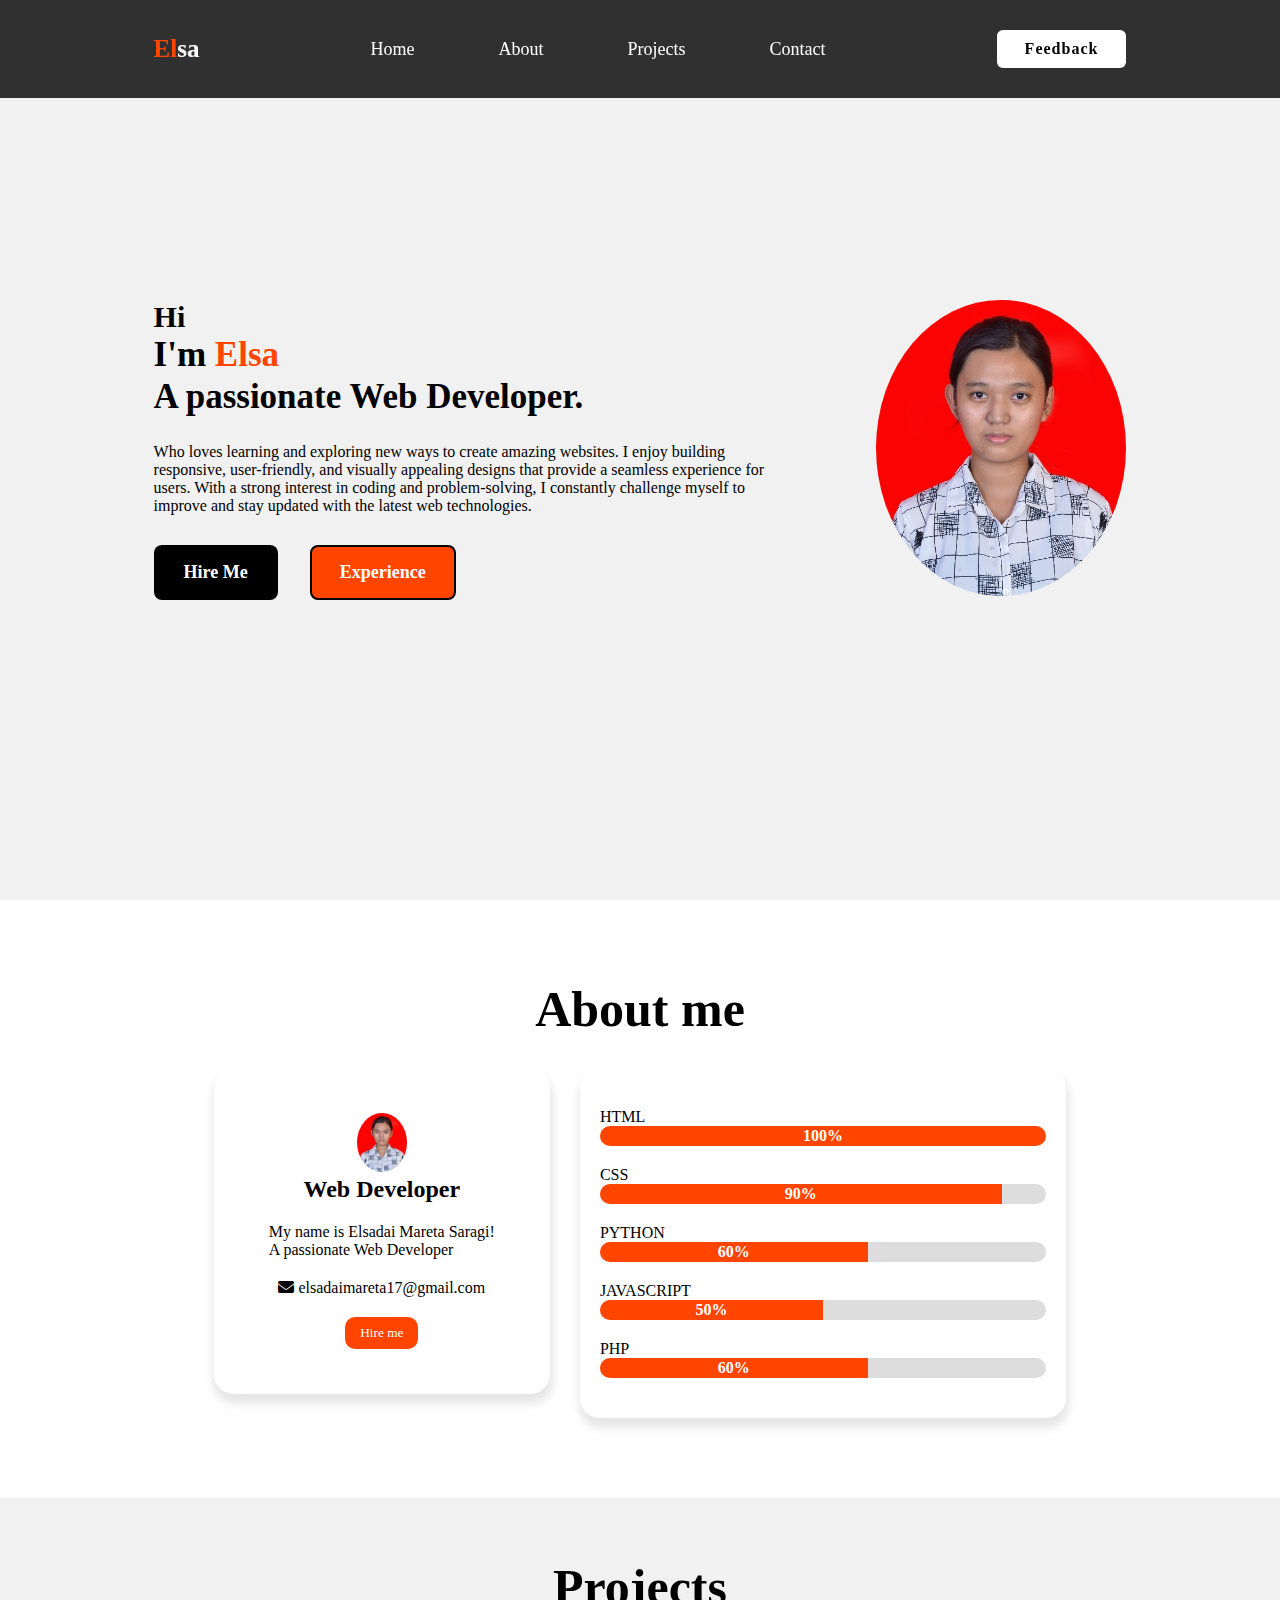
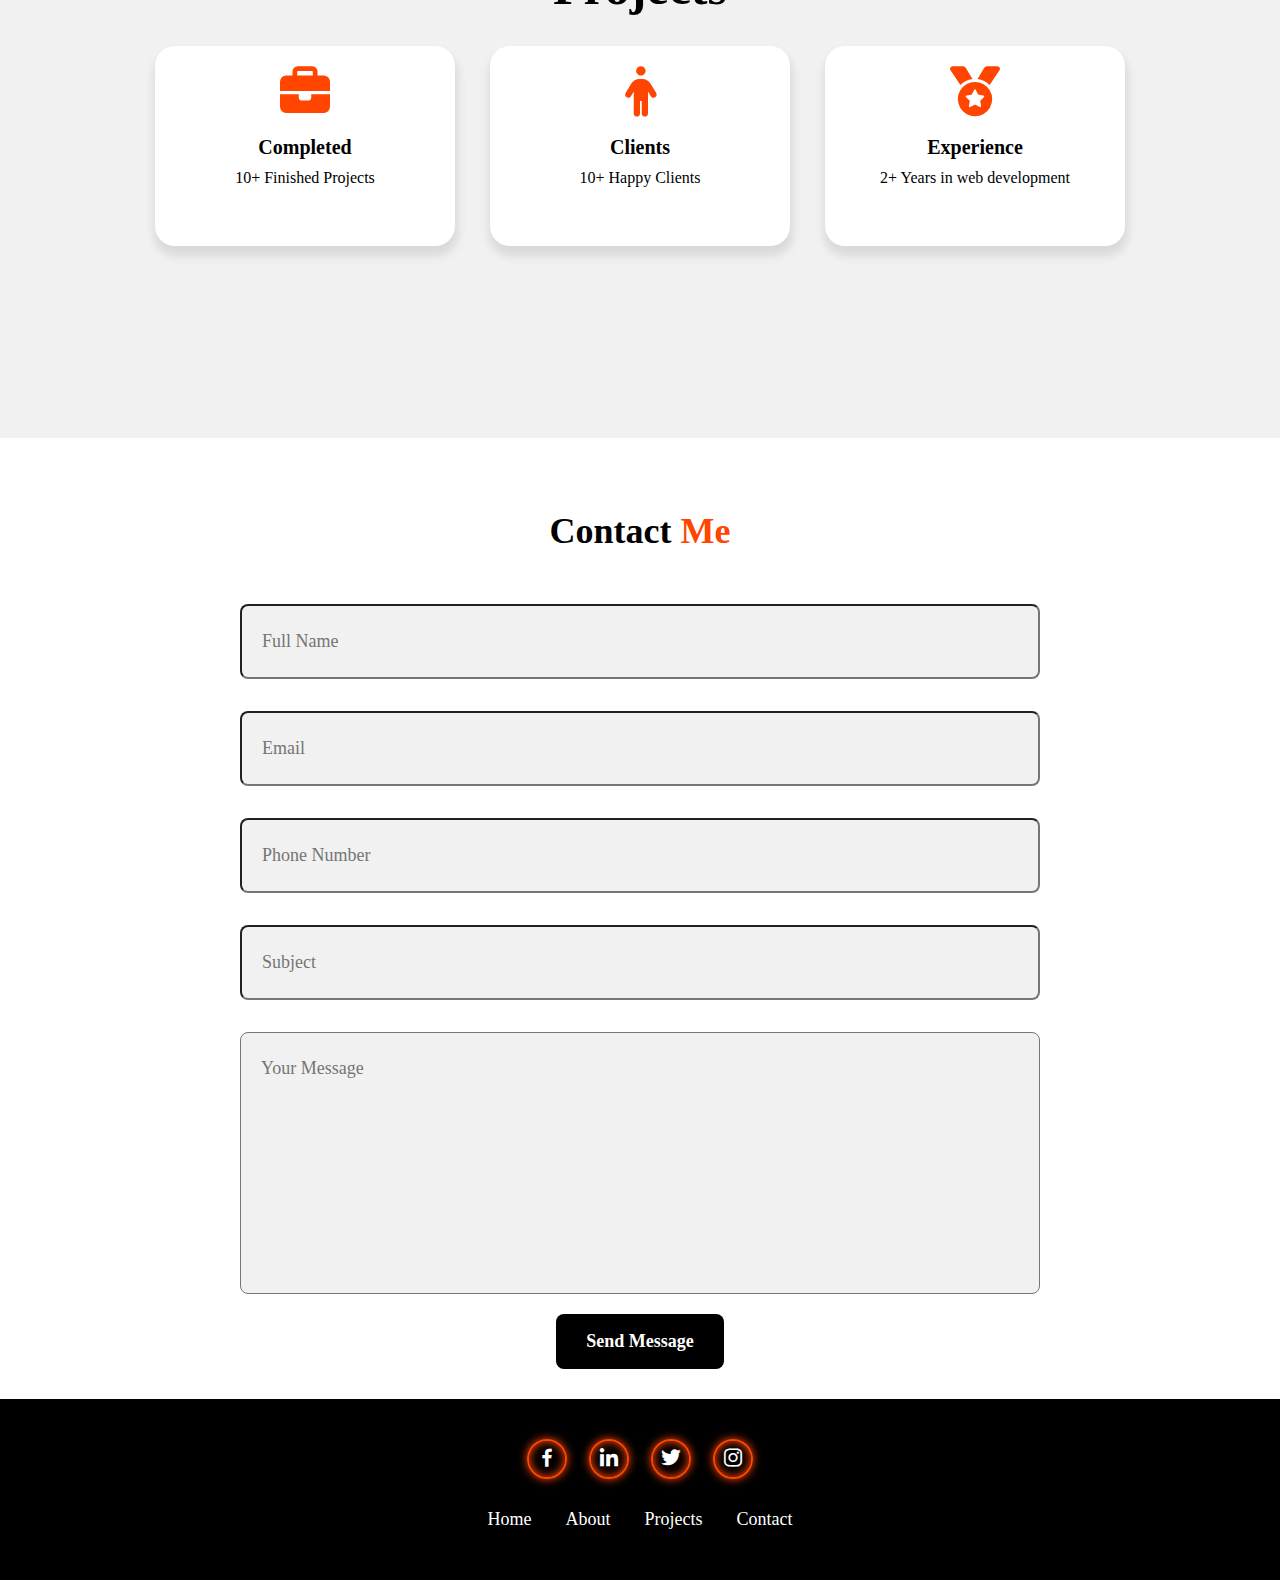
<file: index.html>
<!DOCTYPE html>
<html lang="en">
  <head>
    <meta charset="UTF-8" />
    <meta name="viewport" content="width=device-width, initial-scale=1.0" />
    <title>Document</title>
    <link rel="stylesheet" href="style.css" />
    <link
      href="https://unpkg.com/boxicons@2.1.4/css/boxicons.min.css"
      rel="stylesheet"
    />
    <link rel="stylesheet" href="https://cdnjs.cloudflare.com/ajax/libs/font-awesome/6.7.2/css/all.min.css" integrity="sha512-Evv84Mr4kqVGRNSgIGL/F/aIDqQb7xQ2vcrdIwxfjThSH8CSR7PBEakCr51Ck+w+/U6swU2Im1vVX0SVk9ABhg==" crossorigin="anonymous" referrerpolicy="no-referrer" />
  </head>
  <body>
<header>
  <a class="logo"><span>El</span>sa</a>
  <nav class="navbar">
    <a href="#home">Home</a>
    <a href="#about">About</a>
    <a href="#projects">Projects</a>
    <a href="#contact">Contact</a>

  </nav>

  <a href="#" class="contact-btn">Feedback</a>
</header>

<section class="home" id="home">
  <div class="home-content">
    <h3>Hi</h3>
    <h2>
      I'm <span>Elsa</span> <br />
    A passionate Web Developer.
    </h2>

    <p>
      Who loves learning and exploring new ways to create amazing websites. I enjoy building responsive, user-friendly, and visually appealing designs that provide a seamless experience for users. With a strong interest in coding and problem-solving, I constantly challenge myself to improve and stay updated with the latest web technologies.
    </p>
    <div class="btn-box">
      <button class="btn-1">Hire Me</button>
      <button class="btn-2">Experience</button>
    </div>
  </div>

  <div class="img-box"><img src="img/elsa.jpg" alt="" /></div>
</section>

    <!-- about -->
<section id="about">
  <div class="top-header">
    <h1>About me</h1>
  </div>
  <div class="row">
    <div class="col">
      <div class="about-info">
        <div class="about-me">
          <div class="img">
            <img src="img/elsa.jpg" alt="" class="profile">
          </div>
          <h2>Web Developer</h2>
          <p>My name is Elsadai Mareta Saragi! <br> A passionate Web Developer</p>
          <li><i class="fa-solid fa-envelope"></i> elsadaimareta17@gmail.com</li>

        </div>
        <button class="about-me-btn">Hire me</button>
      </div>
    </div>
    <div class="skill">
      <div class="skill-box html">
        <span class="title html">HTML</span>
        <div class="progress-container">
          <div class="progress-bar">100%</div>
      </div>
      </div>
      <div class="skill-box css">
        <span class="title css">CSS</span>
        <div class="progress-container">
          <div class="progress-bar">90%</div>
      </div>
      </div>
      <div class="skill-box python">
        <span class="title python ">PYTHON</span>
        <div class="progress-container">
          <div class="progress-bar">60%</div>
      </div>
      </div>
      <div class="skill-box javascript">
        <span class="title javascript">JAVASCRIPT</span>
        <div class="progress-container">
          <div class="progress-bar">50%</div>
      </div>
      </div>
      <div class="skill-box php">
        <span class="title php">PHP</span>
        <div class="progress-container">
          <div class="progress-bar">60%</div>
      </div>
      </div>
    </div>
  </div>
</section>

<section id="projects">
  <div class="projects-text"><h1>Projects</h1></div>
  <div class="project-content">
    <div class="project">
      <div class="project-icon">
        <i class="fa-solid fa-briefcase"></i>
      </div>
    
      <h2>Completed</h2>
      <p>10+ Finished Projects</p>
    </div>
    <div class="project">
      <div class="project-icon">
        <i class="fa-solid fa-person"></i>
      </div>
      <h2>Clients</h2>
      <p>10+ Happy Clients</p>
    </div>
    <div class="project">
      <div class="project-icon">
        <i class="fa-solid fa-medal"></i>
      </div>
      <h2>Experience</h2>
      <p>2+ Years in web development</p>
    </div>
  </div>
</section>

<section class="contact" id="contact">
  <h2 class="contact-text">Contact <span>Me</span></h2>
  <form action="">
    <div class="input-box">
      <input type="text" placeholder="Full Name" />
      <input type="email" name="" id="" placeholder="Email" />
    </div>
    <div class="input-box">
      <input type="Number" name="" id="" placeholder="Phone Number" />
      <input type="text" name="" id="" placeholder="Subject" />
    </div>

    <textarea
      name=""
      id=""
      placeholder="Your Message"
      cols="30"
      rows="10"
    ></textarea>

    <input type="submit" name="" id="" class="btn-1" value="Send Message" />
  </form>
</section>

<footer>
  <div class="list">
<a href=""><i class='bx bxl-facebook'></i></a>
  <a href=""><i class='bx bxl-linkedin'></i></a>
  <a href=""><i class='bx bxl-twitter'></i></a>
  <a href=""><i class='bx bxl-instagram'></i></a></a>
  </div>

  <ul>
    <li><a href="">Home</a></li>
    <li><a href="">About</a></li>
    <li><a href="">Projects</a></li>
    <li><a href="">Contact</a></li>
  </ul>

</footer>

  </body>
</html>
</file>
<file: style.css>
* {
  margin: 0;
  padding: 0;
  text-decoration: none;
  box-sizing: border-box;
  list-style-type: none;
  font-family: "Poppins", "sans-serif";
}

:root{
  --first-shadow: rgba(0,0,0,0.1);
}

header {
  position: fixed;
  z-index: 100;
  background: rgba(0, 0, 0, 0.8);
  display: flex;
  justify-content: space-between;
  align-items: center;
  padding: 30px 12%;
  top: 0;
  left: 0;
  width: 100%;
}



header .logo {
  font-size: 25px;
  font-weight: 600;
  color: white;
  transition: 0.3s ease;
}

header .logo:hover {
  transform: scale(1.2);
  text-shadow: 0 0 25px orangered, 0 0 50px orangered;
  color: orangered;
  cursor: pointer;
}

header .navbar a {
  color: white;
  margin: 0 40px;
  font-size: 18px;
  border-bottom: 2px solid transparent;
  transition: 0.3s ease;
}

header .navbar a:hover {
  color: orangered;
  border-bottom: 2px solid orangered;
}

span {
  color: orangered;
}

header .contact-btn {
  color: black;
  background: white;
  font-size: 16px;
  font-weight: 600;
  letter-spacing: 1px;
  padding: 10px 28px;
  border-radius: 6px;
  transition: 0.3s ease;
}

header .contact-btn:hover {
  background: orangered;
  color: white;
  box-shadow: 0 0 25px orangered, 0 0 25px orangered;
}

.menu-btn{
  color: transparent;
  font-size: 30px;
}

.home {
  display: flex;
  padding: 0 12%;
  background: rgb(241, 241, 241);
  width: 100%;
  min-height: 100vh;
  gap: 7em;
  align-items: center;
}

.home .home-content {
  max-width: 800px;
}

.home h3 {
  font-size: 30px;
}

.home h2 {
  font-size: 35px;
  line-height: 1.2;
}

.home .home-content p {
  margin: 25px 0 30px;
}

.home .home-content .btn-box {
  display: flex;
  gap: 2em;
}

.btn-1 {
  font-size: 18px;
  font-weight: 600;
  background: black;
  color: white;
  padding: 15px 28px;
  border-radius: 8px;
  border: 2px solid transparent;
}

.btn-1:hover {
  background: white;
  color: black;
  border: 2px solid black;
}

.btn-2 {
  font-size: 18px;
  font-weight: 600;
  background: orangered;
  color: white;
  padding: 15px 28px;
  border-radius: 8px;
  border: 2px solid black;
}

.btn-2:hover {
  background: white;
  color: orangered;
  border: 2px solid black;
}

.home .img-box img {
  width: 250px;
  border-radius: 50%;
}

/* contact */
.contact {
  text-align: center;
}

.contact h2 {
  text-align: center;
  font-size: 36px;
  margin-top: 2em;
  margin-bottom: 1em;
}

.contact .input-box {
  /* background: purple; */
  display: flex;
  flex-wrap: wrap;
}

.contact .input-box input {
  width: 100%;
  background: rgb(241, 241, 241);
  padding: 25px 20px;
  border-radius: 8px;
  font-size: 18px;
  margin: 1rem 0;
}

.contact textarea {
  font-size: 18px;
  border-radius: 8px;
  margin: 1rem 0;
  resize: none;
  padding: 25px 20px;
  width: 100%;
  background: rgb(241, 241, 241);
}

.contact form {
  text-align: center;
  max-width: 50em;
  margin: 0 auto;
  justify-content:center;

}

footer{
    margin: 30px 0 0;
    background: black;
    color: white;
    text-align: center;
    padding: 40px 0;
    position: relative;
    bottom: 0;
}

footer .list{
    /* background: green; */
    font-size: 24px;
    line-height: 38px;
    padding-bottom: 30px;

}

footer .list a{
    display: inline-block;
    width: 40px;
    height: 40px;
    color: white;
    border: 2px solid orangered;
    border-radius: 50%;
    padding: 5px;
    line-height: 1em;
    box-shadow: inset 0 0 10px orangered, 0 0 10px orangered ;
    margin: 0 8px;
    transition: 0.3s ease;
}

footer .list a:hover{
    transform: scale(1) translateY(-7px);
    color: orangered;
}

footer ul li{
    display: inline-block;
    margin: 0 15px 10px;
    font-size: 18px;
}

footer a{
  color: #fff;
}

/* about */
.top-header{
  font-size: 25px;
  margin-bottom: 30px;
}
#about{
  padding: 80px 12%;
}

#about h1{
  text-align: center;
}

.about-info{
  text-align: center;
  position:relative;
  display:flex;
  align-items: center;
  flex-direction: column;
  padding-block: 45px 45px;
  padding-inline: 35px;
  background: transparent;
  box-shadow: 1px 8px 10px 2px var(--first-shadow);
  border-radius: 20px;
  border: none;

}

.about-info li{
  margin-bottom: 20px;
}

.about-me {
  -webkit-box-sizing: border-box ;
  box-sizing: border-box;
  transition: all 0.25s ease;
}

#about img{
  width: 50px;
  border-radius:50%;
}

.about-info p{
  text-align: left;
}

#about .row{
  display: flex;
  justify-content: center;
  justify-items: center;
  gap: 30px;
}

#about p{
  margin: 20px;

}

.about-me-btn{
  padding: 8px 15px;
  background: orangered;
  color:#fff;
  border:none;
  border-radius: 10px;

}

.about-me-btn:hover{
  background-color: #fff;
  border: black;
  color: black;
  border: black solid 2px;
}

#about .skill{
  padding: 20px;
  width: 50%;
  background: transparent;
  box-shadow: 1px 8px 10px 2px var(--first-shadow);
  border-radius: 20px;
  border: none;
}

.progress-container {
  width: 100%;
  background-color: #ddd;
  border-radius: 10px;
  overflow: hidden;
  height: 20px;
}

.html .progress-bar {
  width: 100%;
  height: 100%;
  background-color: orangered;
  text-align: center;
  line-height: 20px;
  color: white;
  font-weight: bold;
}
.css .progress-bar {
  width: 90%;
  height: 100%;
  background-color: orangered;
  text-align: center;
  line-height: 20px;
  color: white;
  font-weight: bold;
}
.python .progress-bar {
  width: 60%;
  height: 100%;
  background-color: orangered;
  text-align: center;
  line-height: 20px;
  color: white;
  font-weight: bold;
}
.javascript .progress-bar {
  width: 50%;
  height: 100%;
  background-color: orangered;
  text-align: center;
  line-height: 20px;
  color: white;
  font-weight: bold;
}

.php .progress-bar {
  width: 60%;
  height: 100%;
  background-color: orangered;
  text-align: center;
  line-height: 20px;
  color: white;
  font-weight: bold;
}

.skill-box{
  margin: 20px 0px;
}

.skill-box .title{
  color: black;
}


/* Projects */
#projects{
  padding: 60px 0;
  background: rgb(241, 241, 241);
  height: 60vh;
}

.projects-text{
  text-align: center;
  font-size: 25px;
  margin-bottom: 30px;
}

.project-content{
  justify-content: center;
  display: flex;
  gap:35px;
}

.project{
  padding: 20px 0px;
  text-align: center;
  background-color: aqua;
  width: 300px;
  height: 200px;
  background: white;
  box-shadow: 1px 8px 10px 2px var(--first-shadow);
  border-radius: 20px;
  border: none;
  transition: all 0.3s ease;
  cursor: pointer;

}

.project:hover{
  transform: scale(1.1);
}

.project h2{
  font-size: 20px;
  margin: 20px 0px 10px;
}

.project-icon i{
  font-size: 50px;
  color: orangered;
}


/* Media */
@media only screen and (max-width:750px){
  .menu-btn{
    color: #fff;
  }

  .home{
    flex-direction: column;
    margin-top: 90px;
    padding: 50px;
  }

  #about .row{
    display: grid;
    grid-template-columns: 1fr;
    gap: 40px;
  }

  #projects{
    height: 150vh;
  }

  .project-content{
    display: grid;
  }

  .contact{
    position: static;
  }

  .contact .input-box, .contact textarea{
    width:  70%;
    margin: auto;

  }

  .navbar{
    display: none;
  }
  
}
</file>
